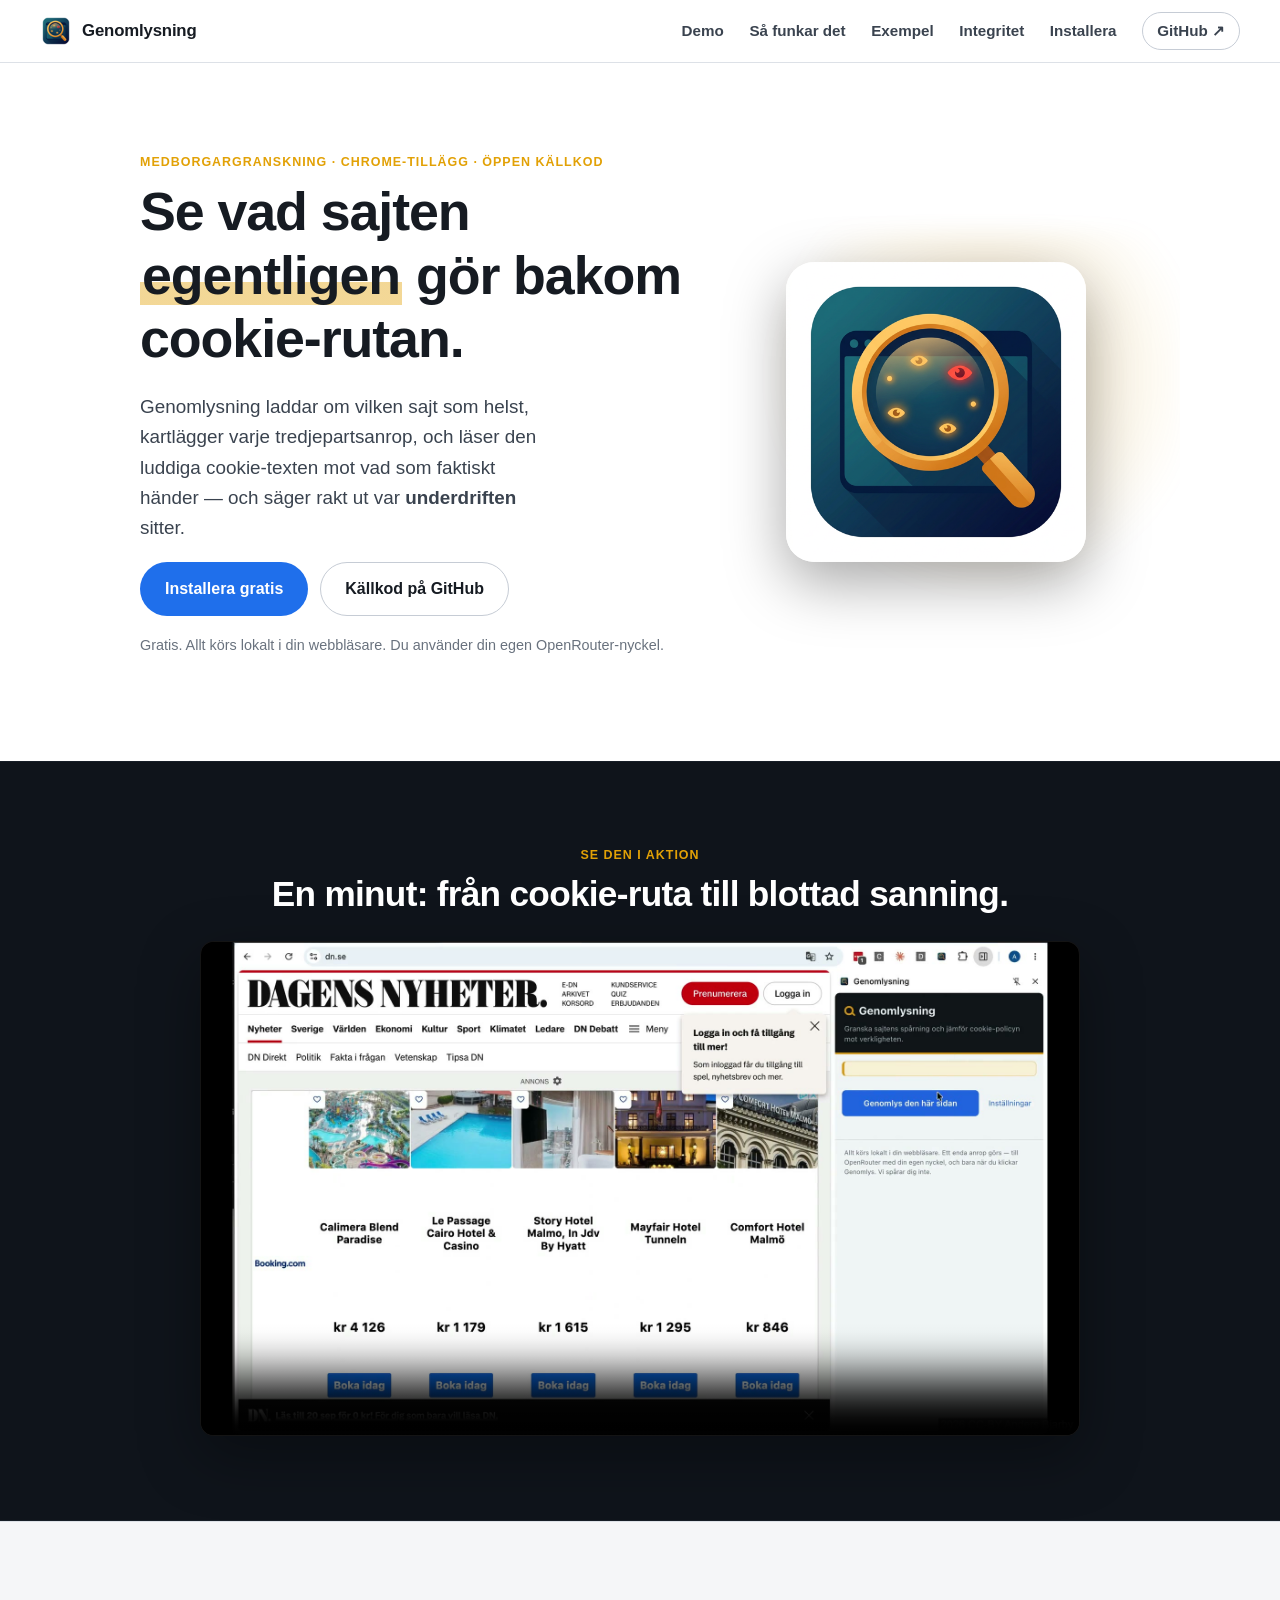
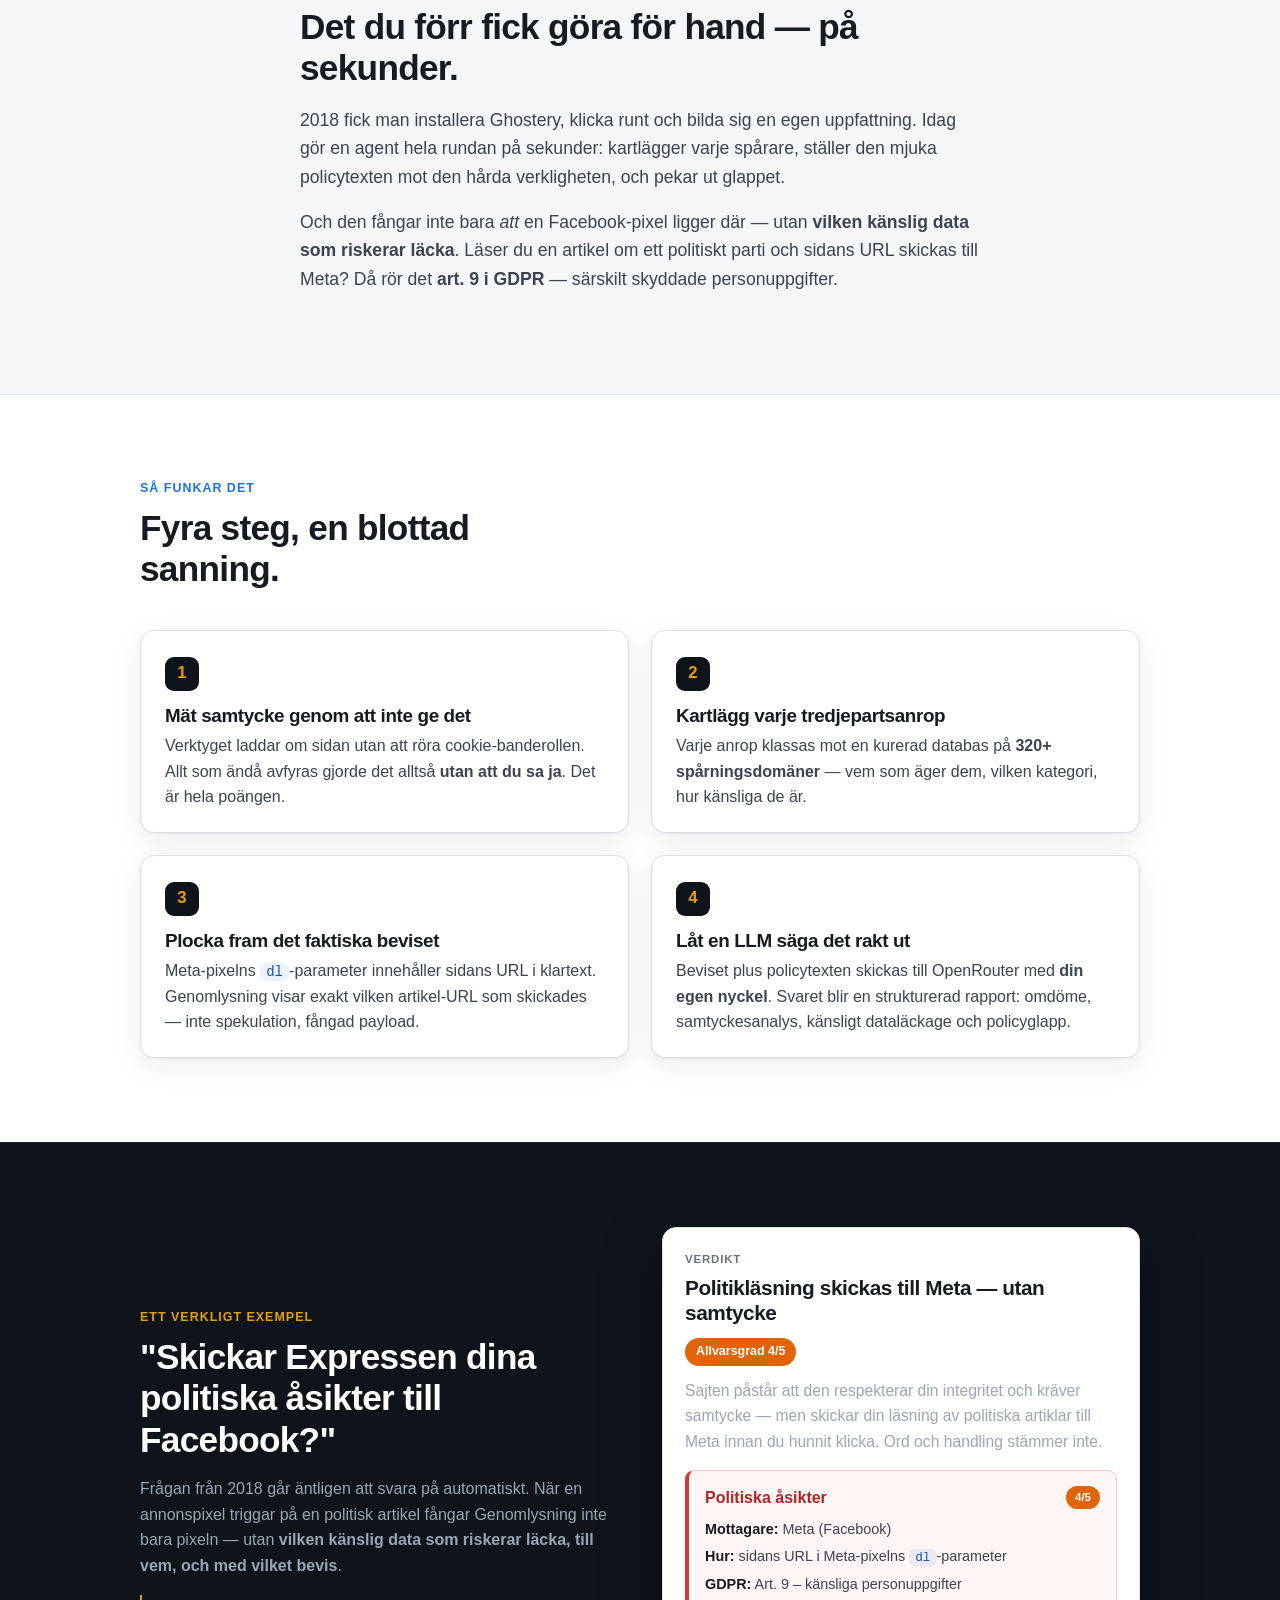
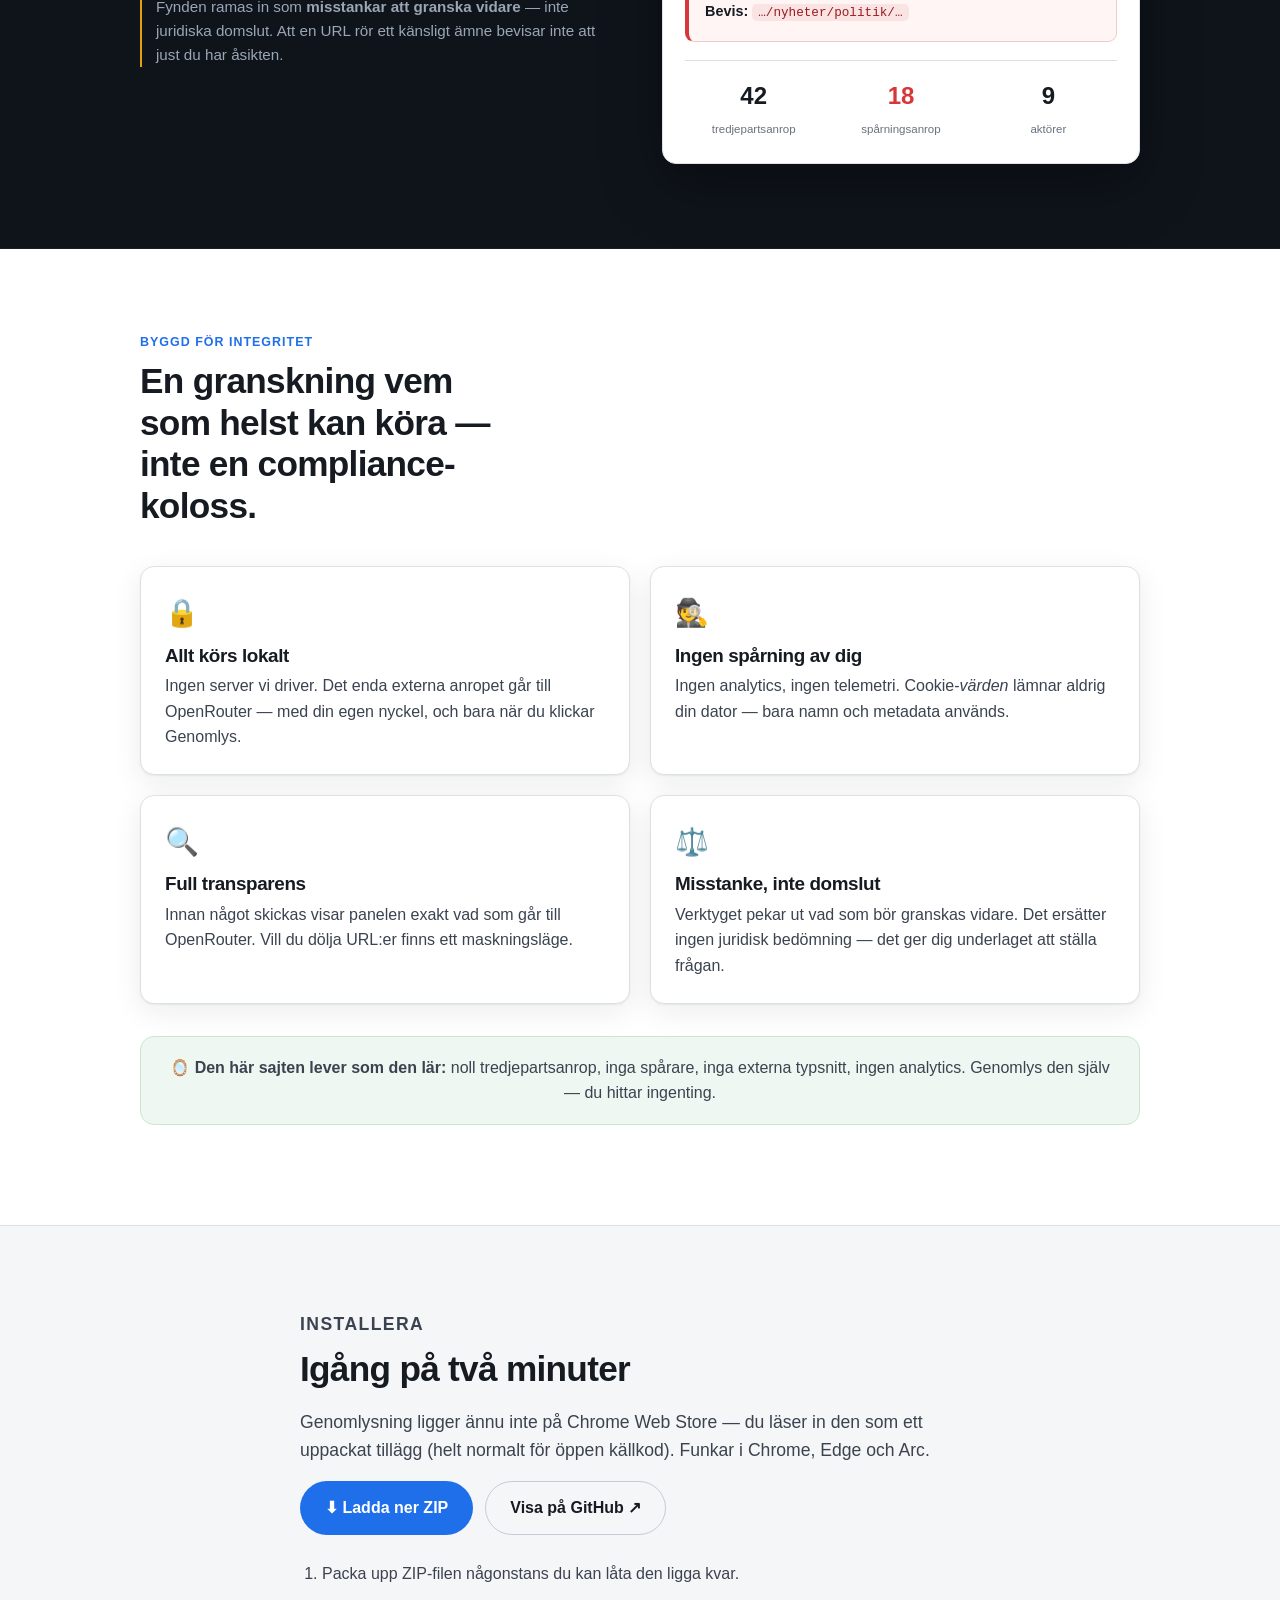
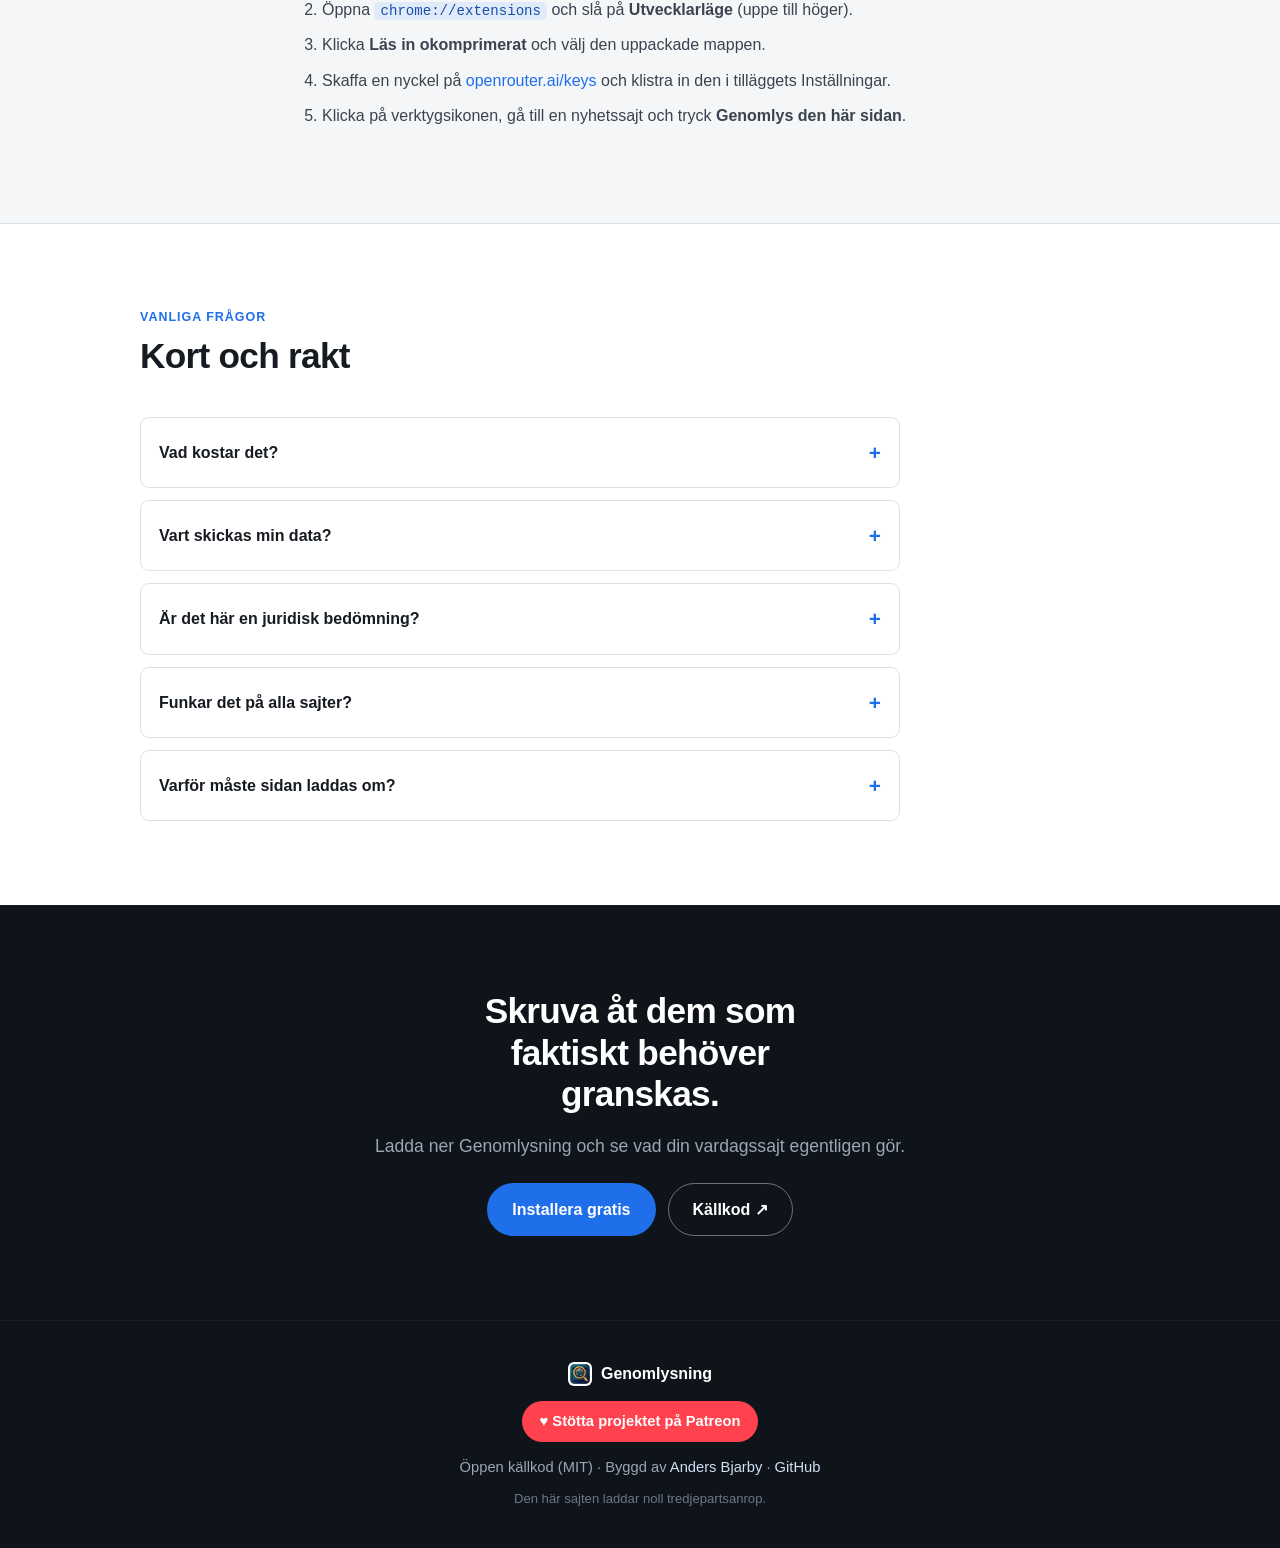
<file: site/index.html>
<!DOCTYPE html>
<html lang="sv">
<head>
  <meta charset="UTF-8" />
  <meta name="viewport" content="width=device-width, initial-scale=1.0" />
  <title>Genomlysning – se vad sajten egentligen gör bakom cookie-rutan</title>
  <meta name="description" content="Lättviktig medborgargranskning som Chrome-tillägg: kartlägg all spårning på en sajt, läs cookie-policyn mot verkligheten, och se rakt ut var underdriften sitter. Gratis, öppen källkod, allt körs lokalt." />
  <meta name="theme-color" content="#0f141b" />
  <link rel="icon" type="image/png" href="favicon.png" />

  <!-- Open Graph -->
  <meta property="og:type" content="website" />
  <meta property="og:title" content="Genomlysning – granska sajters spårning på sekunder" />
  <meta property="og:description" content="Kartlägg varje tredjepartsanrop, läs cookie-policyn mot verkligheten, och se var underdriften sitter. Allt lokalt, din egen nyckel, öppen källkod." />
  <meta property="og:image" content="https://genomlysning.bjarby.com/og.png" />
  <meta property="og:image:width" content="1200" />
  <meta property="og:image:height" content="630" />
  <meta property="og:image:alt" content="Genomlysning – se vad sajten egentligen gör bakom cookie-rutan." />
  <meta property="og:url" content="https://genomlysning.bjarby.com/" />
  <meta name="twitter:card" content="summary_large_image" />
  <meta name="twitter:image" content="https://genomlysning.bjarby.com/og.png" />

  <link rel="stylesheet" href="styles.css" />
</head>
<body>
  <a class="skip-link" href="#main">Hoppa till innehåll</a>

  <header class="site-header" id="top">
    <a class="brand" href="#top" aria-label="Genomlysning – till toppen">
      <img src="favicon.png" alt="" width="32" height="32" class="brand-mark" />
      <span class="brand-name">Genomlysning</span>
    </a>
    <nav class="site-nav" aria-label="Huvudmeny">
      <a href="#demo">Demo</a>
      <a href="#sa-funkar">Så funkar det</a>
      <a href="#exempel">Exempel</a>
      <a href="#integritet">Integritet</a>
      <a href="#installera">Installera</a>
      <a class="nav-gh" href="https://github.com/fltman/genomlysning" rel="noopener">GitHub ↗</a>
    </nav>
  </header>

  <main id="main">

    <!-- ── HERO ─────────────────────────────────────────────────────── -->
    <section class="hero">
      <div class="hero-text">
        <p class="eyebrow">Medborgargranskning · Chrome-tillägg · Öppen källkod</p>
        <h1>Se vad sajten <span class="hl">egentligen</span> gör bakom cookie-rutan.</h1>
        <p class="lede">
          Genomlysning laddar om vilken sajt som helst, kartlägger varje tredjepartsanrop,
          och läser den luddiga cookie-texten mot vad som faktiskt händer — och säger rakt
          ut var <strong>underdriften</strong> sitter.
        </p>
        <div class="cta-row">
          <a class="btn btn-primary" href="#installera">Installera gratis</a>
          <a class="btn btn-ghost" href="https://github.com/fltman/genomlysning" rel="noopener">Källkod på GitHub</a>
        </div>
        <p class="hero-foot">
          Gratis. Allt körs lokalt i din webbläsare. Du använder din egen OpenRouter-nyckel.
        </p>
      </div>
      <div class="hero-visual" aria-hidden="true">
        <img src="genomlysning-512.png" alt="" width="300" height="300" class="hero-logo" />
        <div class="hero-glow"></div>
      </div>
    </section>

    <!-- ── DEMO ─────────────────────────────────────────────────────── -->
    <section id="demo" class="band band-dark demo">
      <div class="band-inner center">
        <p class="eyebrow">Se den i aktion</p>
        <h2>En minut: från cookie-ruta till blottad sanning.</h2>
        <div class="video-wrap">
          <video controls preload="none" poster="genomlysning-demo-poster.jpg" playsinline>
            <source src="w_genomlysaren.mp4" type="video/mp4" />
            Din webbläsare kan inte spela upp videon.
            <a href="w_genomlysaren.mp4">Ladda ner den</a> i stället.
          </video>
        </div>
      </div>
    </section>

    <!-- ── STORY / VISION ───────────────────────────────────────────── -->
    <section class="band">
      <div class="band-inner narrow">
        <h2>Det du förr fick göra för hand — på sekunder.</h2>
        <p>
          2018 fick man installera Ghostery, klicka runt och bilda sig en egen uppfattning.
          Idag gör en agent hela rundan på sekunder: kartlägger varje spårare, ställer den
          mjuka policytexten mot den hårda verkligheten, och pekar ut glappet.
        </p>
        <p>
          Och den fångar inte bara <em>att</em> en Facebook-pixel ligger där — utan
          <strong>vilken känslig data som riskerar läcka</strong>. Läser du en artikel om
          ett politiskt parti och sidans URL skickas till Meta? Då rör det
          <strong>art. 9 i GDPR</strong> — särskilt skyddade personuppgifter.
        </p>
      </div>
    </section>

    <!-- ── SÅ FUNKAR DET ────────────────────────────────────────────── -->
    <section id="sa-funkar" class="section">
      <div class="section-head">
        <p class="eyebrow">Så funkar det</p>
        <h2>Fyra steg, en blottad sanning.</h2>
      </div>
      <ol class="steps">
        <li class="step">
          <span class="step-num">1</span>
          <h3>Mät samtycke genom att inte ge det</h3>
          <p>
            Verktyget laddar om sidan utan att röra cookie-banderollen. Allt som ändå
            avfyras gjorde det alltså <strong>utan att du sa ja</strong>. Det är hela poängen.
          </p>
        </li>
        <li class="step">
          <span class="step-num">2</span>
          <h3>Kartlägg varje tredjepartsanrop</h3>
          <p>
            Varje anrop klassas mot en kurerad databas på
            <strong>320+ spårningsdomäner</strong> — vem som äger dem, vilken kategori,
            hur känsliga de är.
          </p>
        </li>
        <li class="step">
          <span class="step-num">3</span>
          <h3>Plocka fram det faktiska beviset</h3>
          <p>
            Meta-pixelns <code>dl</code>-parameter innehåller sidans URL i klartext.
            Genomlysning visar exakt vilken artikel-URL som skickades — inte spekulation,
            fångad payload.
          </p>
        </li>
        <li class="step">
          <span class="step-num">4</span>
          <h3>Låt en LLM säga det rakt ut</h3>
          <p>
            Beviset plus policytexten skickas till OpenRouter med <strong>din egen
            nyckel</strong>. Svaret blir en strukturerad rapport: omdöme, samtyckesanalys,
            känsligt dataläckage och policyglapp.
          </p>
        </li>
      </ol>
    </section>

    <!-- ── EXEMPEL / SHOWCASE ───────────────────────────────────────── -->
    <section id="exempel" class="band band-dark">
      <div class="band-inner">
        <div class="showcase">
          <div class="showcase-text">
            <p class="eyebrow">Ett verkligt exempel</p>
            <h2>"Skickar Expressen dina politiska åsikter till Facebook?"</h2>
            <p>
              Frågan från 2018 går äntligen att svara på automatiskt. När en
              annonspixel triggar på en politisk artikel fångar Genomlysning inte bara
              pixeln — utan <strong>vilken känslig data som riskerar läcka, till vem, och
              med vilket bevis</strong>.
            </p>
            <p class="muted-note">
              Fynden ramas in som <strong>misstankar att granska vidare</strong> — inte
              juridiska domslut. Att en URL rör ett känsligt ämne bevisar inte att just
              du har åsikten.
            </p>
          </div>

          <!-- Live HTML-mockup av en rapport, i samma stil som tillägget -->
          <div class="report-card" role="img" aria-label="Exempel på en genomlysningsrapport">
            <div class="rc-eyebrow">Verdikt</div>
            <h3 class="rc-headline">Politikläsning skickas till Meta — utan samtycke</h3>
            <span class="rc-badge sev-4">Allvarsgrad 4/5</span>
            <p class="rc-blunt">
              Sajten påstår att den respekterar din integritet och kräver samtycke — men
              skickar din läsning av politiska artiklar till Meta innan du hunnit klicka.
              Ord och handling stämmer inte.
            </p>

            <div class="rc-leak">
              <div class="rc-leak-head">
                <span class="rc-leak-cat">Politiska åsikter</span>
                <span class="rc-badge sev-4 small">4/5</span>
              </div>
              <p><span class="rc-label">Mottagare:</span> Meta (Facebook)</p>
              <p><span class="rc-label">Hur:</span> sidans URL i Meta-pixelns <code>dl</code>-parameter</p>
              <p><span class="rc-label">GDPR:</span> Art. 9 – känsliga personuppgifter</p>
              <p class="rc-evidence"><span class="rc-label">Bevis:</span> <code>…/nyheter/politik/…</code></p>
            </div>

            <div class="rc-stats">
              <div><b>42</b><span>tredjepartsanrop</span></div>
              <div><b class="hot">18</b><span>spårningsanrop</span></div>
              <div><b>9</b><span>aktörer</span></div>
            </div>
          </div>
        </div>
      </div>
    </section>

    <!-- ── INTEGRITET ───────────────────────────────────────────────── -->
    <section id="integritet" class="section">
      <div class="section-head">
        <p class="eyebrow">Byggd för integritet</p>
        <h2>En granskning vem som helst kan köra — inte en compliance-koloss.</h2>
      </div>
      <div class="cards">
        <div class="card">
          <div class="card-ic">🔒</div>
          <h3>Allt körs lokalt</h3>
          <p>Ingen server vi driver. Det enda externa anropet går till OpenRouter — med din egen nyckel, och bara när du klickar Genomlys.</p>
        </div>
        <div class="card">
          <div class="card-ic">🕵️</div>
          <h3>Ingen spårning av dig</h3>
          <p>Ingen analytics, ingen telemetri. Cookie-<em>värden</em> lämnar aldrig din dator — bara namn och metadata används.</p>
        </div>
        <div class="card">
          <div class="card-ic">🔍</div>
          <h3>Full transparens</h3>
          <p>Innan något skickas visar panelen exakt vad som går till OpenRouter. Vill du dölja URL:er finns ett maskningsläge.</p>
        </div>
        <div class="card">
          <div class="card-ic">⚖️</div>
          <h3>Misstanke, inte domslut</h3>
          <p>Verktyget pekar ut vad som bör granskas vidare. Det ersätter ingen juridisk bedömning — det ger dig underlaget att ställa frågan.</p>
        </div>
      </div>

      <p class="self-audit">
        🪞 <strong>Den här sajten lever som den lär:</strong> noll tredjepartsanrop, inga
        spårare, inga externa typsnitt, ingen analytics. Genomlys den själv — du hittar ingenting.
      </p>
    </section>

    <!-- ── INSTALLERA ───────────────────────────────────────────────── -->
    <section id="installera" class="band">
      <div class="band-inner narrow">
        <p class="eyebrow">Installera</p>
        <h2>Igång på två minuter</h2>
        <p class="install-note">
          Genomlysning ligger ännu inte på Chrome Web Store — du läser in den som ett
          uppackat tillägg (helt normalt för öppen källkod). Funkar i Chrome, Edge och Arc.
        </p>

        <div class="cta-row">
          <a class="btn btn-primary" href="https://github.com/fltman/genomlysning/archive/refs/heads/main.zip" rel="noopener">⬇ Ladda ner ZIP</a>
          <a class="btn btn-ghost" href="https://github.com/fltman/genomlysning" rel="noopener">Visa på GitHub ↗</a>
        </div>

        <ol class="install-steps">
          <li>Packa upp ZIP-filen någonstans du kan låta den ligga kvar.</li>
          <li>Öppna <code>chrome://extensions</code> och slå på <strong>Utvecklarläge</strong> (uppe till höger).</li>
          <li>Klicka <strong>Läs in okomprimerat</strong> och välj den uppackade mappen.</li>
          <li>Skaffa en nyckel på <a href="https://openrouter.ai/keys" rel="noopener">openrouter.ai/keys</a> och klistra in den i tilläggets Inställningar.</li>
          <li>Klicka på verktygsikonen, gå till en nyhetssajt och tryck <strong>Genomlys den här sidan</strong>.</li>
        </ol>
      </div>
    </section>

    <!-- ── FAQ ──────────────────────────────────────────────────────── -->
    <section class="section">
      <div class="section-head">
        <p class="eyebrow">Vanliga frågor</p>
        <h2>Kort och rakt</h2>
      </div>
      <div class="faq">
        <details>
          <summary>Vad kostar det?</summary>
          <p>Tillägget är gratis och öppen källkod (MIT). Du betalar bara OpenRouters egna,
            små kostnader för analyserna — via din egen nyckel. En granskning kostar typiskt
            några ören.</p>
        </details>
        <details>
          <summary>Vart skickas min data?</summary>
          <p>Ingenstans, förutom ett enda anrop till OpenRouter med din egen nyckel när du
            klickar Genomlys. Det innehåller bevisen vi samlat (spårardomäner, beacon-parametrar,
            policytext) — aldrig dina cookie-värden. Vi har ingen server och spårar dig inte.</p>
        </details>
        <details>
          <summary>Är det här en juridisk bedömning?</summary>
          <p>Nej. Genomlysning pekar ut <strong>misstankar att granska vidare</strong>. Att en
            sid-URL rör ett känsligt ämne bevisar inte att just du har egenskapen. Använd det som
            underlag — inte som dom.</p>
        </details>
        <details>
          <summary>Funkar det på alla sajter?</summary>
          <p>På de allra flesta. Interna webbläsarsidor (chrome://), tomma flikar och vissa
            låsta sidor går inte att granska. Genomlysningen gäller den sida du står på, inte hela sajten.</p>
        </details>
        <details>
          <summary>Varför måste sidan laddas om?</summary>
          <p>För att kunna mäta vad som händer <em>innan</em> du ger samtycke. Genom att ladda om
            utan att klicka i cookie-rutan ser vi exakt vilka spårare som avfyras ändå.</p>
        </details>
      </div>
    </section>

    <!-- ── SLUT-CTA ─────────────────────────────────────────────────── -->
    <section class="band band-dark final-cta">
      <div class="band-inner narrow center">
        <h2>Skruva åt dem som faktiskt behöver granskas.</h2>
        <p>Ladda ner Genomlysning och se vad din vardagssajt egentligen gör.</p>
        <div class="cta-row center">
          <a class="btn btn-primary" href="#installera">Installera gratis</a>
          <a class="btn btn-ghost" href="https://github.com/fltman/genomlysning" rel="noopener">Källkod ↗</a>
        </div>
      </div>
    </section>

  </main>

  <footer class="site-footer">
    <div class="footer-inner">
      <div class="footer-brand">
        <img src="favicon.png" alt="" width="24" height="24" />
        <span>Genomlysning</span>
      </div>
      <a class="footer-patreon" href="https://www.patreon.com/AndersBjarby" rel="noopener">
        ♥ Stötta projektet på Patreon
      </a>
      <p class="footer-meta">
        Öppen källkod (MIT) · Byggd av <a href="https://bjarby.com" rel="noopener">Anders Bjarby</a> ·
        <a href="https://github.com/fltman/genomlysning" rel="noopener">GitHub</a>
      </p>
      <p class="footer-note">Den här sajten laddar noll tredjepartsanrop.</p>
    </div>
  </footer>

  <script src="main.js" defer></script>
</body>
</html>
</file>
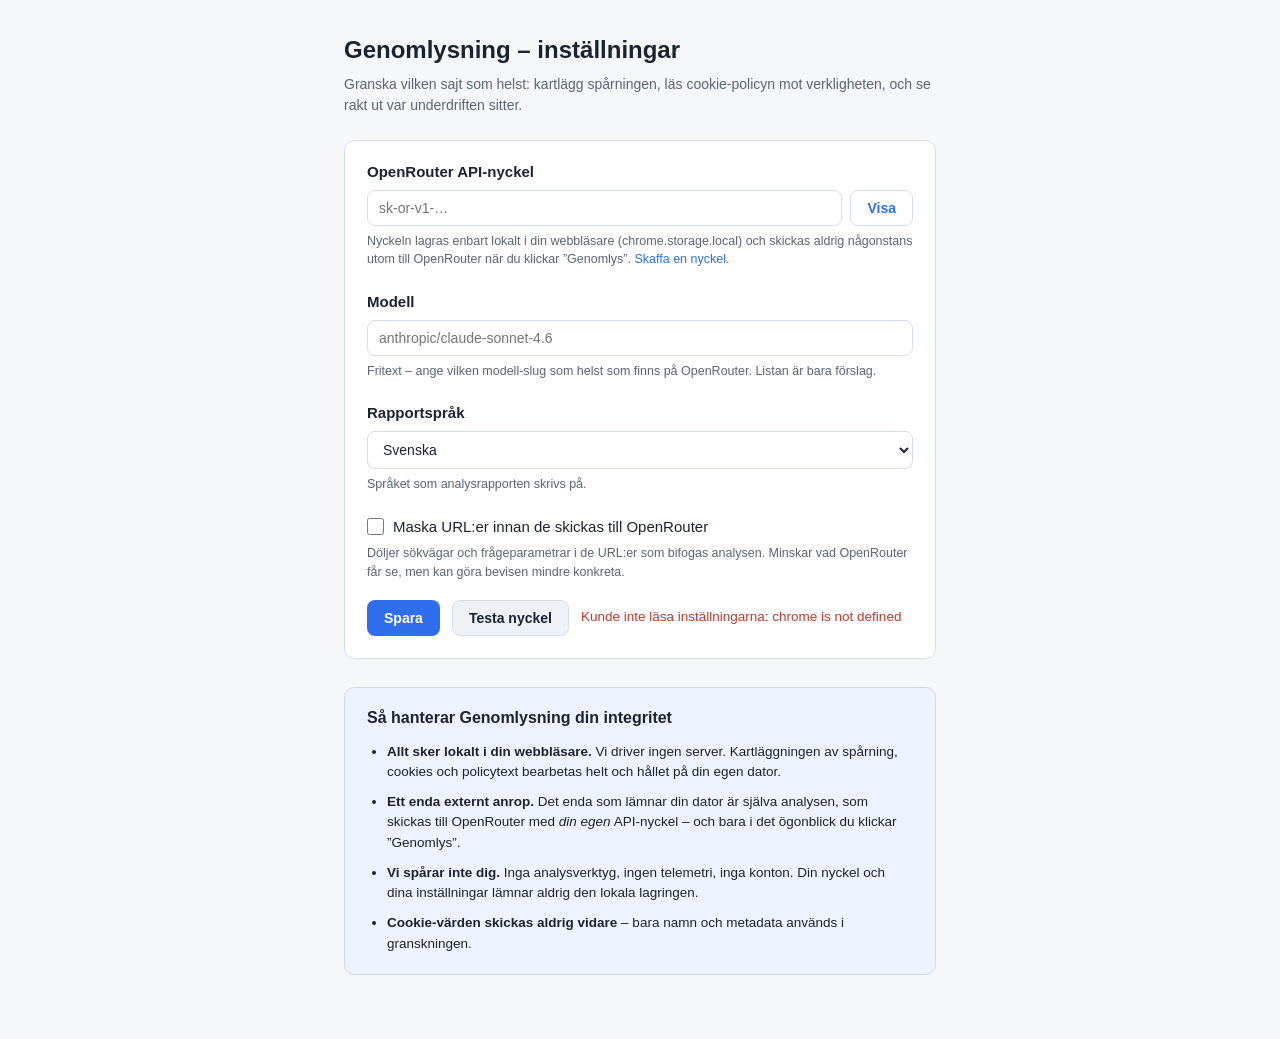
<file: src/options/options.html>
<!DOCTYPE html>
<html lang="sv">
  <head>
    <meta charset="utf-8" />
    <meta name="viewport" content="width=device-width, initial-scale=1" />
    <title>Genomlysning – inställningar</title>
    <link rel="stylesheet" href="options.css" />
  </head>
  <body>
    <main class="wrap">
      <header class="head">
        <h1>Genomlysning – inställningar</h1>
        <p class="subtitle">
          Granska vilken sajt som helst: kartlägg spårningen, läs cookie-policyn
          mot verkligheten, och se rakt ut var underdriften sitter.
        </p>
      </header>

      <form id="settings-form" autocomplete="off" novalidate>
        <!-- API-nyckel -->
        <section class="field">
          <label for="api-key">OpenRouter API-nyckel</label>
          <div class="key-row">
            <input
              type="password"
              id="api-key"
              name="apiKey"
              placeholder="sk-or-v1-…"
              spellcheck="false"
              autocapitalize="off"
              autocomplete="off"
            />
            <button type="button" id="toggle-key" class="btn btn-ghost" aria-pressed="false">
              Visa
            </button>
          </div>
          <p class="hint">
            Nyckeln lagras enbart lokalt i din webbläsare (chrome.storage.local) och
            skickas aldrig någonstans utom till OpenRouter när du klickar
            ”Genomlys”.
            <a href="https://openrouter.ai/keys" target="_blank" rel="noopener noreferrer"
              >Skaffa en nyckel</a
            >.
          </p>
        </section>

        <!-- Modell -->
        <section class="field">
          <label for="model">Modell</label>
          <input
            type="text"
            id="model"
            name="model"
            list="model-suggestions"
            placeholder="anthropic/claude-sonnet-4.6"
            spellcheck="false"
            autocapitalize="off"
            autocomplete="off"
          />
          <datalist id="model-suggestions"></datalist>
          <p class="hint">
            Fritext – ange vilken modell-slug som helst som finns på OpenRouter.
            Listan är bara förslag.
          </p>
        </section>

        <!-- Rapportspråk -->
        <section class="field">
          <label for="report-language">Rapportspråk</label>
          <select id="report-language" name="reportLanguage">
            <option value="sv">Svenska</option>
            <option value="en">English</option>
          </select>
          <p class="hint">Språket som analysrapporten skrivs på.</p>
        </section>

        <!-- Maskning -->
        <section class="field field-check">
          <label class="checkbox">
            <input type="checkbox" id="redact" name="redactBeforeSend" />
            <span>Maska URL:er innan de skickas till OpenRouter</span>
          </label>
          <p class="hint">
            Döljer sökvägar och frågeparametrar i de URL:er som bifogas analysen.
            Minskar vad OpenRouter får se, men kan göra bevisen mindre konkreta.
          </p>
        </section>

        <!-- Knappar -->
        <div class="actions">
          <button type="submit" id="save" class="btn btn-primary">Spara</button>
          <button type="button" id="test-key" class="btn btn-secondary">
            Testa nyckel
          </button>
          <span id="status" class="status" role="status" aria-live="polite"></span>
        </div>
      </form>

      <!-- Integritetsruta (#212-spärren) -->
      <section class="privacy" id="privacy-box" aria-labelledby="privacy-title">
        <h2 id="privacy-title">Så hanterar Genomlysning din integritet</h2>
        <ul>
          <li>
            <strong>Allt sker lokalt i din webbläsare.</strong> Vi driver ingen
            server. Kartläggningen av spårning, cookies och policytext bearbetas
            helt och hållet på din egen dator.
          </li>
          <li>
            <strong>Ett enda externt anrop.</strong> Det enda som lämnar din dator
            är själva analysen, som skickas till OpenRouter med <em>din egen</em>
            API-nyckel – och bara i det ögonblick du klickar ”Genomlys”.
          </li>
          <li>
            <strong>Vi spårar inte dig.</strong> Inga analysverktyg, ingen
            telemetri, inga konton. Din nyckel och dina inställningar lämnar aldrig
            den lokala lagringen.
          </li>
          <li>
            <strong>Cookie-värden skickas aldrig vidare</strong> – bara namn och
            metadata används i granskningen.
          </li>
        </ul>
      </section>
    </main>

    <script type="module" src="options.js"></script>
  </body>
</html>
</file>
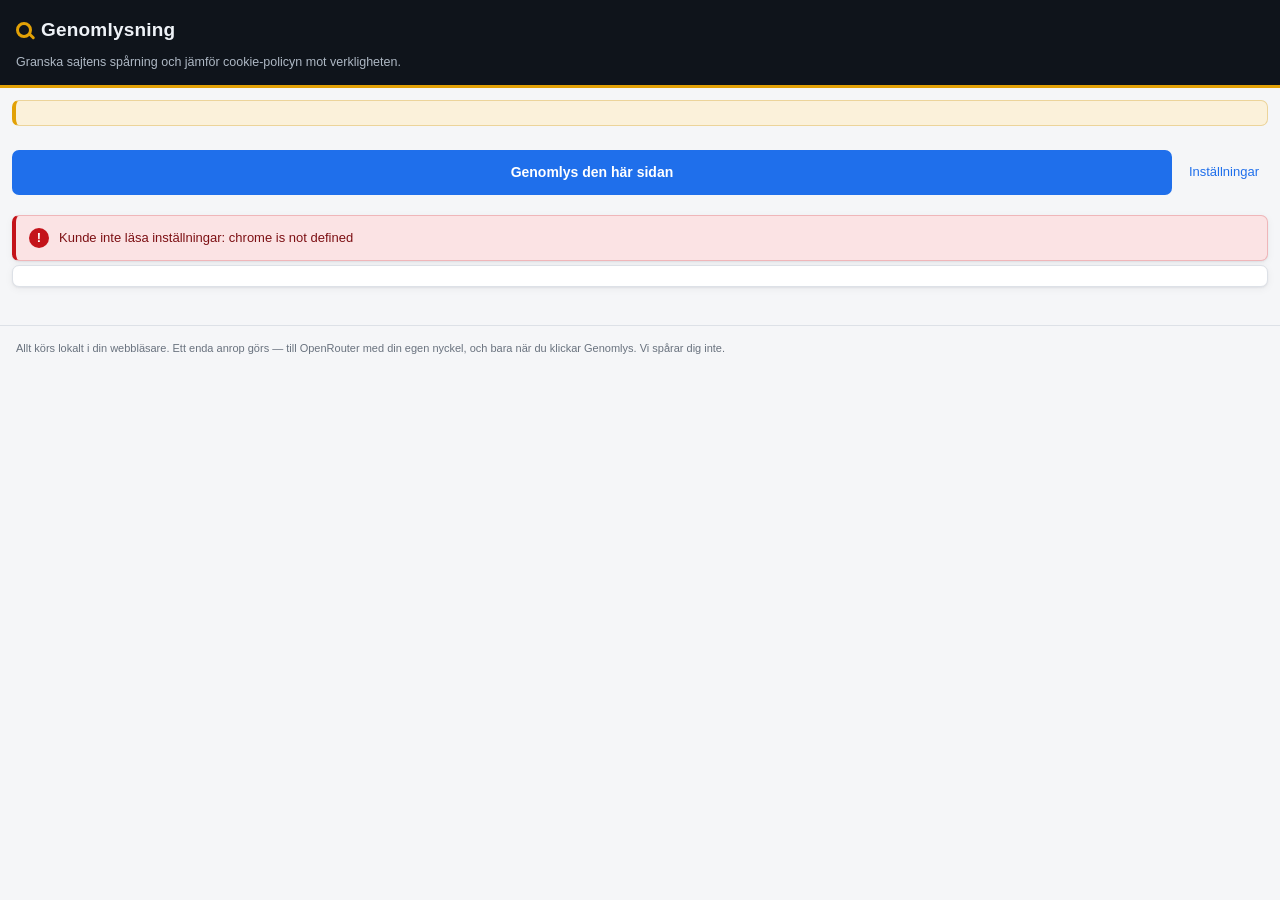
<file: src/sidepanel/sidepanel.html>
<!DOCTYPE html>
<html lang="sv">
<head>
  <meta charset="UTF-8" />
  <meta name="viewport" content="width=device-width, initial-scale=1.0" />
  <title>Genomlysning</title>
  <link rel="stylesheet" href="sidepanel.css" />
</head>
<body>
  <header class="app-header">
    <div class="app-title">
      <span class="app-mark" aria-hidden="true"></span>
      <h1>Genomlysning</h1>
    </div>
    <p class="app-subtitle">
      Granska sajtens spårning och jämför cookie-policyn mot verkligheten.
    </p>
  </header>

  <!-- Banner som visas när OpenRouter-nyckel saknas -->
  <div id="banner" class="banner" hidden></div>

  <div class="actions">
    <button id="scan-btn" class="btn btn-primary" type="button">
      Genomlys den här sidan
    </button>
    <button id="settings-link" class="btn btn-link" type="button">
      Inställningar
    </button>
  </div>

  <main class="content">
    <!-- Progress / status -->
    <div id="status" class="status" role="status" aria-live="polite" hidden></div>

    <!-- Transparens: exakt det som skickades till OpenRouter -->
    <div id="transparency" class="transparency" hidden></div>

    <!-- Exportknappar (visas när en rapport finns) -->
    <div id="export-bar" class="export-bar" hidden></div>

    <!-- Resultat -->
    <div id="report" class="report" aria-live="polite"></div>
  </main>

  <footer class="app-footer">
    Allt körs lokalt i din webbläsare. Ett enda anrop görs &mdash; till OpenRouter
    med din egen nyckel, och bara när du klickar Genomlys. Vi spårar dig inte.
  </footer>

  <script type="module" src="sidepanel.js"></script>
</body>
</html>
</file>
<file: site/styles.css>
/* Genomlysning – produktsajt. Inga externa typsnitt eller resurser. */

:root {
  --bg: #0f141b;
  --bg-2: #141b25;
  --panel: #f5f6f8;
  --surface: #ffffff;
  --ink: #161b22;
  --ink-soft: #3a434f;
  --muted: #69727e;
  --muted-dark: #9aa6b4;
  --line: #dde1e7;
  --line-strong: #c6ccd5;
  --accent: #1f6feb;
  --accent-hover: #195bc4;
  --amber: #e2a106;
  --red: #d6373a;
  --green: #1a8a4f;
  --radius: 14px;
  --radius-sm: 9px;
  --shadow: 0 1px 2px rgba(16, 22, 30, 0.06), 0 8px 30px rgba(16, 22, 30, 0.08);
  --shadow-lg: 0 20px 60px rgba(0, 0, 0, 0.35);
  --maxw: 1080px;
  --font: -apple-system, BlinkMacSystemFont, "Segoe UI", Roboto, Helvetica, Arial,
    "Apple Color Emoji", "Segoe UI Emoji", sans-serif;
}

* { box-sizing: border-box; }

html { scroll-behavior: smooth; }

body {
  margin: 0;
  font-family: var(--font);
  color: var(--ink);
  background: var(--surface);
  line-height: 1.6;
  -webkit-font-smoothing: antialiased;
}

a { color: var(--accent); text-decoration: none; }
a:hover { text-decoration: underline; }
code {
  font-family: ui-monospace, SFMono-Regular, "SF Mono", Menlo, Consolas, monospace;
  font-size: 0.88em;
  background: rgba(31, 111, 235, 0.09);
  color: #1551b0;
  padding: 1px 6px;
  border-radius: 5px;
}

h1, h2, h3 { line-height: 1.18; letter-spacing: -0.02em; margin: 0 0 0.4em; }
h1 { font-size: clamp(2rem, 4.2vw, 3.4rem); font-weight: 800; }
h2 { font-size: clamp(1.5rem, 2.8vw, 2.2rem); font-weight: 800; }
h3 { font-size: 1.18rem; font-weight: 700; }

.skip-link {
  position: absolute; left: -999px; top: 0;
  background: var(--accent); color: #fff; padding: 10px 16px; border-radius: 0 0 8px 0; z-index: 100;
}
.skip-link:focus { left: 0; }

.eyebrow {
  text-transform: uppercase;
  letter-spacing: 0.08em;
  font-size: 0.78rem;
  font-weight: 700;
  color: var(--accent);
  margin: 0 0 0.6em;
}

/* ── Header ───────────────────────────────────────────────────────────── */
.site-header {
  position: sticky; top: 0; z-index: 50;
  display: flex; align-items: center; justify-content: space-between;
  gap: 16px;
  padding: 12px clamp(16px, 4vw, 40px);
  background: rgba(255, 255, 255, 0.82);
  backdrop-filter: saturate(160%) blur(12px);
  border-bottom: 1px solid var(--line);
}
.brand { display: flex; align-items: center; gap: 10px; color: var(--ink); font-weight: 800; }
.brand:hover { text-decoration: none; }
.brand-mark { border-radius: 7px; }
.brand-name { font-size: 1.05rem; letter-spacing: -0.01em; }
.site-nav { display: flex; align-items: center; gap: clamp(10px, 2vw, 26px); }
.site-nav a { color: var(--ink-soft); font-weight: 600; font-size: 0.95rem; }
.site-nav a:hover { color: var(--ink); text-decoration: none; }
.nav-gh {
  border: 1px solid var(--line-strong);
  border-radius: 999px; padding: 6px 14px;
}
.nav-gh:hover { border-color: var(--ink); }

/* ── Buttons ──────────────────────────────────────────────────────────── */
.btn {
  display: inline-block;
  font-weight: 700; font-size: 1rem;
  padding: 13px 24px; border-radius: 999px;
  border: 1.5px solid transparent; cursor: pointer;
  transition: transform 0.06s ease, background 0.15s ease, border-color 0.15s ease;
}
.btn:hover { text-decoration: none; }
.btn:active { transform: translateY(1px); }
.btn-primary { background: var(--accent); color: #fff; }
.btn-primary:hover { background: var(--accent-hover); }
.btn-ghost { background: transparent; color: var(--ink); border-color: var(--line-strong); }
.btn-ghost:hover { border-color: var(--ink); }
/* Ljus variant på mörka band (t.ex. slut-CTA) så knappen syns. */
.band-dark .btn-ghost { color: #fff; border-color: rgba(255, 255, 255, 0.4); }
.band-dark .btn-ghost:hover { border-color: #fff; background: rgba(255, 255, 255, 0.08); }

.cta-row { display: flex; flex-wrap: wrap; gap: 12px; margin: 8px 0 0; }
.cta-row.center { justify-content: center; }

/* ── Hero ─────────────────────────────────────────────────────────────── */
.hero {
  position: relative; overflow: hidden;
  display: grid; grid-template-columns: 1.15fr 0.85fr; gap: 40px; align-items: center;
  max-width: var(--maxw); margin: 0 auto;
  padding: clamp(48px, 7vw, 92px) clamp(16px, 4vw, 40px);
}
.hero .eyebrow { color: var(--amber); }
.hero h1 { color: var(--ink); }
.hl {
  background: linear-gradient(180deg, transparent 62%, rgba(226, 161, 6, 0.42) 62%);
  padding: 0 2px;
}
.lede { font-size: 1.18rem; color: var(--ink-soft); max-width: 38ch; }
.hero-foot { margin-top: 18px; font-size: 0.9rem; color: var(--muted); }
.hero-visual { position: relative; display: flex; justify-content: center; }
.hero-logo {
  position: relative; z-index: 1; width: clamp(180px, 26vw, 300px); height: auto;
  border-radius: 28px; box-shadow: var(--shadow-lg);
}
.hero-glow {
  position: absolute; inset: -10% -10% -10% -10%;
  background: radial-gradient(circle at 60% 40%, rgba(226, 161, 6, 0.22), transparent 60%);
  filter: blur(10px); z-index: 0;
}

/* ── Demo ─────────────────────────────────────────────────────────────── */
.demo .video-wrap {
  max-width: 880px;
  margin: 26px auto 0;
  border-radius: var(--radius);
  overflow: hidden;
  box-shadow: var(--shadow-lg);
  border: 1px solid rgba(255, 255, 255, 0.08);
  background: #000;
  aspect-ratio: 16 / 9;
}
.demo .video-wrap video { display: block; width: 100%; height: 100%; }

/* ── Sections & bands ─────────────────────────────────────────────────── */
.section { max-width: var(--maxw); margin: 0 auto; padding: clamp(48px, 7vw, 84px) clamp(16px, 4vw, 40px); }
.section-head { max-width: 40ch; margin-bottom: 40px; }
.band { background: var(--panel); border-top: 1px solid var(--line); border-bottom: 1px solid var(--line); }
.band-inner { max-width: var(--maxw); margin: 0 auto; padding: clamp(48px, 7vw, 84px) clamp(16px, 4vw, 40px); }
.band-inner.narrow, .narrow { max-width: 760px; }
.band-inner.center, .center { text-align: center; }
.band-dark { background: var(--bg); color: #e7edf4; border-color: #20293580; }
.band-dark h2 { color: #fff; }
.band-dark .eyebrow { color: var(--amber); }
.band p { color: inherit; }
.band-dark p { color: var(--muted-dark); }

.narrow p { font-size: 1.1rem; color: var(--ink-soft); }
.band-dark.narrow p, .band-dark .narrow p { color: var(--muted-dark); }

/* ── Steps ────────────────────────────────────────────────────────────── */
.steps {
  list-style: none; padding: 0; margin: 0;
  display: grid; grid-template-columns: repeat(2, 1fr); gap: 22px;
}
.step {
  position: relative; background: var(--surface);
  border: 1px solid var(--line); border-radius: var(--radius);
  padding: 26px 24px 22px; box-shadow: var(--shadow);
}
.step-num {
  display: inline-flex; align-items: center; justify-content: center;
  width: 34px; height: 34px; border-radius: 9px;
  background: var(--bg); color: var(--amber); font-weight: 800; font-size: 1.05rem;
  margin-bottom: 14px;
}
.step h3 { margin-bottom: 6px; }
.step p { margin: 0; color: var(--ink-soft); }

/* ── Showcase ─────────────────────────────────────────────────────────── */
.showcase { display: grid; grid-template-columns: 1fr 1fr; gap: 44px; align-items: center; }
.showcase-text h2 { color: #fff; }
.muted-note { font-size: 0.95rem; color: var(--muted-dark); border-left: 2px solid var(--amber); padding-left: 14px; }

.report-card {
  background: var(--surface); color: var(--ink);
  border-radius: var(--radius); padding: 22px; box-shadow: var(--shadow-lg);
  border: 1px solid var(--line);
}
.rc-eyebrow { text-transform: uppercase; letter-spacing: 0.07em; font-size: 0.72rem; font-weight: 800; color: var(--muted); margin-bottom: 8px; }
.rc-headline { font-size: 1.3rem; margin-bottom: 12px; }
.rc-blunt { font-size: 0.98rem; color: var(--ink-soft); margin: 12px 0 16px; }
.rc-badge {
  display: inline-block; font-weight: 700; font-size: 0.78rem;
  padding: 4px 11px; border-radius: 999px; color: #fff; background: var(--muted);
}
.rc-badge.small { padding: 2px 9px; font-size: 0.72rem; }
.sev-4 { background: #e2640a; }

.rc-leak {
  background: #fff5f5; border: 1px solid #f3c9c9; border-left: 4px solid var(--red);
  border-radius: var(--radius-sm); padding: 14px 16px; margin: 4px 0 18px;
}
.rc-leak p { margin: 4px 0; font-size: 0.9rem; color: var(--ink-soft); }
.rc-leak-head { display: flex; align-items: center; justify-content: space-between; gap: 10px; margin-bottom: 8px; }
.rc-leak-cat { font-weight: 800; color: #b32226; }
.rc-label { font-weight: 700; color: var(--ink); }
.rc-evidence code { background: #fae3e3; color: #9a1c20; }

.rc-stats { display: flex; gap: 10px; border-top: 1px solid var(--line); padding-top: 16px; }
.rc-stats div { flex: 1; text-align: center; }
.rc-stats b { display: block; font-size: 1.5rem; font-weight: 800; color: var(--ink); }
.rc-stats b.hot { color: var(--red); }
.rc-stats span { font-size: 0.72rem; color: var(--muted); }

/* ── Cards (integritet) ───────────────────────────────────────────────── */
.cards { display: grid; grid-template-columns: repeat(2, 1fr); gap: 20px; }
.card {
  background: var(--surface); border: 1px solid var(--line);
  border-radius: var(--radius); padding: 24px; box-shadow: var(--shadow);
}
.card-ic { font-size: 1.7rem; margin-bottom: 10px; }
.card h3 { margin-bottom: 6px; }
.card p { margin: 0; color: var(--ink-soft); }

.self-audit {
  margin-top: 32px; text-align: center;
  background: #eef7f1; border: 1px solid #c7e6d3;
  border-radius: var(--radius); padding: 18px 22px; color: var(--ink-soft);
}

/* ── Install ──────────────────────────────────────────────────────────── */
.install-note { color: var(--ink-soft); }
.install-steps { margin: 26px 0 0; padding-left: 22px; }
.install-steps li { margin-bottom: 10px; color: var(--ink-soft); }

/* ── FAQ ──────────────────────────────────────────────────────────────── */
.faq { display: grid; gap: 12px; max-width: 760px; }
.faq details {
  background: var(--surface); border: 1px solid var(--line);
  border-radius: var(--radius-sm); padding: 4px 18px;
}
.faq summary {
  cursor: pointer; font-weight: 700; padding: 14px 0; list-style: none;
  display: flex; justify-content: space-between; align-items: center;
}
.faq summary::-webkit-details-marker { display: none; }
.faq summary::after { content: "+"; color: var(--accent); font-weight: 800; font-size: 1.3rem; }
.faq details[open] summary::after { content: "–"; }
.faq details p { margin: 0 0 16px; color: var(--ink-soft); }

/* ── Final CTA ────────────────────────────────────────────────────────── */
.final-cta h2 { max-width: 18ch; margin-inline: auto; }
.final-cta p { margin-bottom: 22px; }

/* ── Footer ───────────────────────────────────────────────────────────── */
.site-footer { background: var(--bg); color: var(--muted-dark); }
.footer-inner {
  max-width: var(--maxw); margin: 0 auto;
  padding: 40px clamp(16px, 4vw, 40px);
  display: flex; flex-direction: column; gap: 8px; align-items: center; text-align: center;
}
.footer-brand { display: flex; align-items: center; gap: 9px; color: #fff; font-weight: 800; }
.footer-brand img { border-radius: 6px; }
.footer-patreon {
  display: inline-block; margin: 6px 0 2px;
  background: #ff424d; color: #fff;
  font-weight: 700; font-size: 0.92rem;
  padding: 9px 18px; border-radius: 999px;
}
.footer-patreon:hover { background: #e23843; text-decoration: none; }
.footer-meta { margin: 4px 0 0; font-size: 0.92rem; }
.footer-meta a { color: #cfe0f3; }
.footer-note { font-size: 0.82rem; color: #6b7686; margin: 0; }

/* ── Responsiv ────────────────────────────────────────────────────────── */
@media (max-width: 820px) {
  .hero { grid-template-columns: 1fr; text-align: center; }
  .hero .lede { margin-inline: auto; }
  .cta-row { justify-content: center; }
  .hero-visual { order: -1; }
  .hero-logo { width: 160px; }
  .steps, .cards { grid-template-columns: 1fr; }
  .showcase { grid-template-columns: 1fr; }
  .showcase-text { order: 0; }
  .site-nav a:not(.nav-gh) { display: none; }
}
</file>
<file: src/options/options.css>
/* Genomlysning – inställningssida. Enkel, ren formulärstil. */

:root {
  --bg: #f6f7f9;
  --card: #ffffff;
  --ink: #1c2330;
  --muted: #5b6573;
  --line: #d9dee6;
  --accent: #2f6fed;
  --accent-ink: #ffffff;
  --ok: #1c7c46;
  --err: #c0392b;
  --privacy-bg: #eef4ff;
  --privacy-line: #c7dafc;
  --radius: 10px;
}

* {
  box-sizing: border-box;
}

html,
body {
  margin: 0;
  padding: 0;
}

body {
  font-family: -apple-system, BlinkMacSystemFont, "Segoe UI", Roboto, Helvetica,
    Arial, sans-serif;
  background: var(--bg);
  color: var(--ink);
  line-height: 1.5;
  font-size: 15px;
}

.wrap {
  max-width: 640px;
  margin: 0 auto;
  padding: 32px 24px 64px;
}

.head h1 {
  margin: 0 0 6px;
  font-size: 24px;
  font-weight: 700;
}

.subtitle {
  margin: 0 0 24px;
  color: var(--muted);
  font-size: 14px;
}

form#settings-form {
  background: var(--card);
  border: 1px solid var(--line);
  border-radius: var(--radius);
  padding: 20px 22px 22px;
}

.field {
  margin-bottom: 22px;
}

.field:last-of-type {
  margin-bottom: 8px;
}

label {
  display: block;
  font-weight: 600;
  margin-bottom: 6px;
}

input[type="text"],
input[type="password"],
select {
  width: 100%;
  padding: 9px 11px;
  font-size: 14px;
  font-family: inherit;
  color: var(--ink);
  background: #fff;
  border: 1px solid var(--line);
  border-radius: 8px;
  outline: none;
  transition: border-color 0.15s ease, box-shadow 0.15s ease;
}

input[type="text"]:focus,
input[type="password"]:focus,
select:focus {
  border-color: var(--accent);
  box-shadow: 0 0 0 3px rgba(47, 111, 237, 0.15);
}

.key-row {
  display: flex;
  gap: 8px;
  align-items: stretch;
}

.key-row input {
  flex: 1 1 auto;
}

.hint {
  margin: 6px 0 0;
  font-size: 12.5px;
  color: var(--muted);
}

.hint a {
  color: var(--accent);
  text-decoration: none;
}

.hint a:hover {
  text-decoration: underline;
}

/* Kryssruta */
.field-check {
  margin-top: 4px;
}

.checkbox {
  display: flex;
  align-items: flex-start;
  gap: 9px;
  font-weight: 500;
  cursor: pointer;
}

.checkbox input[type="checkbox"] {
  width: 17px;
  height: 17px;
  margin: 2px 0 0;
  accent-color: var(--accent);
  cursor: pointer;
}

/* Knappar */
.btn {
  font-family: inherit;
  font-size: 14px;
  font-weight: 600;
  padding: 9px 16px;
  border-radius: 8px;
  border: 1px solid transparent;
  cursor: pointer;
  transition: background 0.15s ease, border-color 0.15s ease, opacity 0.15s ease;
}

.btn:disabled {
  opacity: 0.6;
  cursor: default;
}

.btn-primary {
  background: var(--accent);
  color: var(--accent-ink);
}

.btn-primary:hover:not(:disabled) {
  background: #2560d8;
}

.btn-secondary {
  background: #eef1f6;
  color: var(--ink);
  border-color: var(--line);
}

.btn-secondary:hover:not(:disabled) {
  background: #e4e9f1;
}

.btn-ghost {
  background: transparent;
  color: var(--accent);
  border-color: var(--line);
  white-space: nowrap;
}

.btn-ghost:hover:not(:disabled) {
  background: #f0f4fe;
}

.actions {
  display: flex;
  align-items: center;
  gap: 12px;
  margin-top: 18px;
  flex-wrap: wrap;
}

.status {
  font-size: 13.5px;
  min-height: 1.2em;
}

.status.ok {
  color: var(--ok);
}

.status.err {
  color: var(--err);
}

.status.busy {
  color: var(--muted);
}

/* Integritetsruta */
.privacy {
  margin-top: 28px;
  background: var(--privacy-bg);
  border: 1px solid var(--privacy-line);
  border-radius: var(--radius);
  padding: 18px 22px 20px;
}

.privacy h2 {
  margin: 0 0 12px;
  font-size: 16px;
  font-weight: 700;
}

.privacy ul {
  margin: 0;
  padding-left: 20px;
}

.privacy li {
  margin-bottom: 10px;
  font-size: 13.5px;
  color: var(--ink);
}

.privacy li:last-child {
  margin-bottom: 0;
}

.privacy strong {
  font-weight: 700;
}
</file>
<file: src/sidepanel/sidepanel.css>
/* Genomlysning — sidopanel.
   Smal panel (~360–400px). Watchdog-känsla: allvarlig, tät, läsbar.
   Severity-färgskala grön -> röd. Inga byggsteg, ren CSS. */

:root {
  --bg: #0f141b;
  --panel: #f5f6f8;
  --surface: #ffffff;
  --surface-2: #f0f2f5;
  --ink: #161b22;
  --ink-soft: #3a434f;
  --muted: #69727e;
  --line: #dde1e7;
  --line-strong: #c6ccd5;
  --accent: #1f6feb;
  --accent-ink: #ffffff;
  --amber: #e2a106;

  /* Severity 1 (mild) -> 5 (grov) */
  --sev1: #1a7f37;
  --sev2: #6a9a1f;
  --sev3: #c8870d;
  --sev4: #e0590b;
  --sev5: #c4131a;
  --sev1-bg: #e7f4ec;
  --sev2-bg: #eef4e1;
  --sev3-bg: #fbf1da;
  --sev4-bg: #fdecde;
  --sev5-bg: #fbe3e4;

  --radius: 10px;
  --radius-sm: 7px;
  --shadow: 0 1px 2px rgba(16, 22, 30, 0.06), 0 2px 8px rgba(16, 22, 30, 0.05);
}

* { box-sizing: border-box; }

html, body {
  margin: 0;
  padding: 0;
}

body {
  background: var(--panel);
  color: var(--ink);
  font-family: -apple-system, BlinkMacSystemFont, "Segoe UI", Roboto, Helvetica,
    Arial, "Helvetica Neue", sans-serif;
  font-size: 14px;
  line-height: 1.5;
  -webkit-font-smoothing: antialiased;
  min-width: 320px;
}

/* ── Header ───────────────────────────────────────────────────────────── */
.app-header {
  background: var(--bg);
  color: #eef2f7;
  padding: 16px 16px 14px;
  border-bottom: 3px solid var(--amber);
}

.app-title {
  display: flex;
  align-items: center;
  gap: 9px;
}

.app-title h1 {
  margin: 0;
  font-size: 19px;
  font-weight: 700;
  letter-spacing: 0.2px;
}

.app-mark {
  width: 16px;
  height: 16px;
  border: 3px solid var(--amber);
  border-radius: 50%;
  position: relative;
  flex: 0 0 auto;
}
.app-mark::after {
  content: "";
  position: absolute;
  width: 3px;
  height: 8px;
  background: var(--amber);
  right: -4px;
  bottom: -5px;
  transform: rotate(-45deg);
  border-radius: 2px;
}

.app-subtitle {
  margin: 8px 0 0;
  font-size: 12.5px;
  color: #aeb8c4;
  line-height: 1.45;
}

/* ── Banner (saknad nyckel) ───────────────────────────────────────────── */
.banner {
  margin: 12px;
  padding: 12px 13px;
  background: var(--sev3-bg);
  border: 1px solid #ecd49a;
  border-left: 4px solid var(--amber);
  border-radius: var(--radius-sm);
  display: flex;
  flex-direction: column;
  gap: 9px;
}
.banner-text {
  margin: 0;
  font-size: 13px;
  color: #6a4e08;
}

/* ── Actions ──────────────────────────────────────────────────────────── */
.actions {
  display: flex;
  align-items: center;
  gap: 8px;
  padding: 12px 12px 4px;
}

.btn {
  font: inherit;
  cursor: pointer;
  border-radius: var(--radius-sm);
  border: 1px solid transparent;
  transition: background 0.12s ease, opacity 0.12s ease, transform 0.05s ease;
}
.btn:active { transform: translateY(1px); }
.btn:disabled { cursor: default; opacity: 0.6; }

.btn-primary {
  flex: 1 1 auto;
  background: var(--accent);
  color: var(--accent-ink);
  font-weight: 600;
  font-size: 14px;
  padding: 11px 14px;
}
.btn-primary:hover:not(:disabled) { background: #195bc4; }

.btn-link {
  flex: 0 0 auto;
  background: transparent;
  color: var(--accent);
  font-size: 13px;
  padding: 10px 8px;
  border-color: transparent;
}
.btn-link:hover { text-decoration: underline; }

.btn-small {
  align-self: flex-start;
  background: var(--bg);
  color: #fff;
  font-size: 12.5px;
  font-weight: 600;
  padding: 8px 12px;
}
.btn-small:hover { background: #1d2733; }

/* ── Exportbar ────────────────────────────────────────────────────────── */
.export-bar {
  display: flex;
  flex-wrap: wrap;
  align-items: center;
  gap: 8px;
  margin: 4px 0 10px;
  padding: 10px 12px;
  background: var(--surface);
  border: 1px solid var(--line);
  border-radius: var(--radius-sm);
  box-shadow: var(--shadow);
}
.export-label {
  font-size: 12.5px;
  font-weight: 700;
  color: var(--muted);
  margin-right: 2px;
}
.export-bar .btn-small { align-self: auto; }

/* ── Content ──────────────────────────────────────────────────────────── */
.content {
  padding: 8px 12px 0;
}

/* ── Status / progress ────────────────────────────────────────────────── */
.status {
  margin: 8px 0 4px;
  padding: 12px 13px;
  background: var(--surface);
  border: 1px solid var(--line);
  border-radius: var(--radius-sm);
  box-shadow: var(--shadow);
}
.status-row {
  display: flex;
  align-items: center;
  gap: 10px;
}
.status-text {
  font-size: 13px;
  color: var(--ink-soft);
}
.status-bar {
  margin-top: 10px;
  height: 4px;
  background: var(--surface-2);
  border-radius: 999px;
  overflow: hidden;
}
.status-bar-fill {
  height: 100%;
  background: var(--accent);
  border-radius: 999px;
  transition: width 0.25s ease;
}

.status.status-error {
  background: var(--sev5-bg);
  border-color: #efb6b9;
  border-left: 4px solid var(--sev5);
}
.status.status-error .status-text { color: #7d1014; }

.status-icon {
  flex: 0 0 auto;
  width: 20px;
  height: 20px;
  border-radius: 50%;
  background: var(--sev5);
  color: #fff;
  font-weight: 800;
  font-size: 13px;
  display: inline-flex;
  align-items: center;
  justify-content: center;
}

.spinner {
  flex: 0 0 auto;
  width: 16px;
  height: 16px;
  border: 2.5px solid var(--line-strong);
  border-top-color: var(--accent);
  border-radius: 50%;
  animation: spin 0.7s linear infinite;
}
@keyframes spin { to { transform: rotate(360deg); } }

/* ── Transparens-ruta ─────────────────────────────────────────────────── */
.transparency { margin: 8px 0 0; }

.disclosure {
  background: var(--surface);
  border: 1px solid var(--line);
  border-radius: var(--radius-sm);
  box-shadow: var(--shadow);
  overflow: hidden;
}
.disclosure > summary {
  cursor: pointer;
  list-style: none;
  padding: 11px 13px;
  font-size: 13px;
  font-weight: 600;
  color: var(--ink);
  display: flex;
  align-items: center;
  gap: 8px;
}
.disclosure > summary::-webkit-details-marker { display: none; }
.disclosure > summary::before {
  content: "▸";
  color: var(--muted);
  font-size: 11px;
  transition: transform 0.12s ease;
}
.disclosure[open] > summary::before { transform: rotate(90deg); }

.transparency-box .disclosure-note {
  margin: 0 13px 8px;
  font-size: 12px;
  color: var(--muted);
}
.payload {
  margin: 0 13px 13px;
  padding: 10px;
  background: #0f141b;
  color: #d7e0ea;
  border-radius: var(--radius-sm);
  font-family: "SF Mono", ui-monospace, Menlo, Consolas, monospace;
  font-size: 11px;
  line-height: 1.45;
  white-space: pre-wrap;
  word-break: break-word;
  max-height: 320px;
  overflow: auto;
}

/* ── Rapport ──────────────────────────────────────────────────────────── */
.report {
  padding: 4px 0 16px;
  display: flex;
  flex-direction: column;
  gap: 12px;
}

.card {
  background: var(--surface);
  border: 1px solid var(--line);
  border-radius: var(--radius);
  box-shadow: var(--shadow);
  padding: 14px;
}

.card-eyebrow {
  font-size: 11px;
  font-weight: 700;
  letter-spacing: 0.8px;
  text-transform: uppercase;
  color: var(--muted);
  margin-bottom: 8px;
}

.card h3 { margin: 0; }

/* Verdikt */
.verdict {
  border-left: 5px solid var(--line-strong);
}
.verdict-headline {
  font-size: 17px;
  font-weight: 750;
  line-height: 1.3;
  margin: 2px 0 8px;
  color: var(--ink);
}
.verdict-blunt {
  font-size: 15px;
  font-weight: 650;
  line-height: 1.45;
  margin: 0 0 10px;
  color: var(--ink);
}
.verdict-meta {
  margin-bottom: 10px;
}
.verdict-summary {
  margin: 0;
  font-size: 13px;
  color: var(--ink-soft);
}

/* Severity-färg på vänsterkant per kort */
.verdict.sev-1, .leak-card.sev-1 { border-left-color: var(--sev1); }
.verdict.sev-2, .leak-card.sev-2 { border-left-color: var(--sev2); }
.verdict.sev-3, .leak-card.sev-3 { border-left-color: var(--sev3); }
.verdict.sev-4, .leak-card.sev-4 { border-left-color: var(--sev4); }
.verdict.sev-5, .leak-card.sev-5 { border-left-color: var(--sev5); }

/* Severity-badge */
.sev-badge {
  display: inline-block;
  padding: 3px 10px;
  border-radius: 999px;
  font-size: 11px;
  font-weight: 700;
  color: #fff;
  letter-spacing: 0.2px;
  white-space: nowrap;
}
.sev-badge.sev-1 { background: var(--sev1); }
.sev-badge.sev-2 { background: var(--sev2); }
.sev-badge.sev-3 { background: var(--sev3); }
.sev-badge.sev-4 { background: var(--sev4); }
.sev-badge.sev-5 { background: var(--sev5); }
.sev-badge.sev-sm { padding: 1px 7px; font-size: 10px; }

/* Samtycke */
.assessment {
  margin: 0 0 10px;
  font-size: 13.5px;
  color: var(--ink-soft);
}
.facts {
  margin: 0;
  padding: 0;
  list-style: none;
  display: flex;
  flex-direction: column;
  gap: 6px;
}
.facts li {
  font-size: 13px;
  color: var(--ink);
  padding: 7px 10px;
  background: var(--surface-2);
  border-radius: var(--radius-sm);
}
.facts .big { font-weight: 750; color: var(--sev5); }

/* Känslig data — röda kort */
.leak-card {
  background: var(--sev5-bg);
  border: 1px solid #efbfc1;
  border-left: 5px solid var(--sev5);
  border-radius: var(--radius-sm);
  padding: 11px 12px;
  margin-bottom: 9px;
}
.leak-card:last-child { margin-bottom: 0; }
.leak-head {
  display: flex;
  align-items: center;
  justify-content: space-between;
  gap: 8px;
  margin-bottom: 7px;
}
.leak-category {
  font-size: 14px;
  font-weight: 750;
  color: #7d1014;
}
.leak-line {
  margin: 3px 0;
  font-size: 12.5px;
  color: var(--ink);
}
.leak-label {
  font-weight: 700;
  color: var(--ink-soft);
  margin-right: 4px;
}
.leak-evidence {
  margin-top: 7px;
  font-size: 12px;
}
.leak-evidence code {
  display: block;
  margin-top: 4px;
  padding: 8px;
  background: #fff;
  border: 1px dashed #e0a9ab;
  border-radius: 6px;
  font-family: "SF Mono", ui-monospace, Menlo, Consolas, monospace;
  font-size: 11px;
  word-break: break-all;
  color: #5a1316;
}

/* "Allt rent"-not */
.note-ok {
  margin: 0;
  padding: 11px 12px;
  background: var(--sev1-bg);
  border: 1px solid #bfe0cb;
  border-left: 4px solid var(--sev1);
  border-radius: var(--radius-sm);
  font-size: 13px;
  color: #145626;
}
.note-neutral {
  margin: 0;
  font-size: 13px;
  color: var(--muted);
}

/* Policyglapp */
.gap-card {
  border: 1px solid var(--line);
  border-radius: var(--radius-sm);
  padding: 11px 12px;
  margin-bottom: 9px;
  background: var(--surface-2);
}
.gap-card:last-child { margin-bottom: 0; }
.gap-line { margin: 3px 0; font-size: 13px; }
.gap-claim { color: var(--ink-soft); }
.gap-reality { color: var(--ink); font-weight: 600; }
.gap-label { font-weight: 700; margin-right: 4px; }
.gap-claim .gap-label { color: var(--muted); }
.gap-reality .gap-label { color: var(--sev5); }
.gap-type {
  margin: 7px 0 0;
  font-size: 11px;
  color: var(--muted);
  text-transform: uppercase;
  letter-spacing: 0.4px;
}

/* Spårningskarta */
.stats-grid {
  display: grid;
  grid-template-columns: 1fr 1fr;
  gap: 8px;
  margin-bottom: 12px;
}
.stat {
  background: var(--surface-2);
  border-radius: var(--radius-sm);
  padding: 10px;
  text-align: center;
}
.stat-num {
  font-size: 22px;
  font-weight: 800;
  line-height: 1;
  color: var(--ink);
}
.stat-num.hot { color: var(--sev5); }
.stat-label {
  margin-top: 4px;
  font-size: 11px;
  color: var(--muted);
}

.tracker-group { margin-bottom: 10px; }
.tracker-group:last-child { margin-bottom: 0; }
.tracker-group-title {
  font-size: 12px;
  font-weight: 700;
  color: var(--ink-soft);
  margin: 0 0 6px;
  padding-bottom: 4px;
  border-bottom: 1px solid var(--line);
}
.tracker-row {
  padding: 7px 0;
  border-bottom: 1px dashed var(--line);
}
.tracker-row:last-child { border-bottom: none; }
.tracker-row-head {
  display: flex;
  align-items: center;
  justify-content: space-between;
  gap: 8px;
}
.tracker-entity { font-size: 13px; font-weight: 650; color: var(--ink); }
.count-badge {
  flex: 0 0 auto;
  font-size: 11px;
  font-weight: 700;
  color: var(--ink-soft);
  background: var(--surface-2);
  border: 1px solid var(--line);
  border-radius: 999px;
  padding: 1px 8px;
}
.tracker-what {
  margin: 3px 0 0;
  font-size: 12px;
  color: var(--muted);
}

/* Rådata (hopfällbar) */
.rawdata { padding: 0; }
.raw-entity {
  padding: 8px 13px;
  border-top: 1px solid var(--line);
}
.raw-entity-head {
  display: flex;
  align-items: baseline;
  justify-content: space-between;
  gap: 8px;
}
.raw-entity-name { font-size: 13px; font-weight: 650; color: var(--ink); }
.raw-domain {
  font-family: "SF Mono", ui-monospace, Menlo, Consolas, monospace;
  font-size: 11px;
  color: var(--muted);
  margin: 2px 0 0;
  word-break: break-all;
}

/* Råd */
.recs {
  margin: 0;
  padding-left: 18px;
  display: flex;
  flex-direction: column;
  gap: 7px;
}
.recs li {
  font-size: 13px;
  color: var(--ink);
  line-height: 1.45;
}

/* Meta-rad */
.report-meta {
  margin: 2px 0 0;
  font-size: 11px;
  color: var(--muted);
  text-align: center;
  word-break: break-word;
}

/* ── Footer ───────────────────────────────────────────────────────────── */
.app-footer {
  padding: 14px 16px 18px;
  font-size: 11px;
  line-height: 1.5;
  color: var(--muted);
  border-top: 1px solid var(--line);
  margin-top: 8px;
}
</file>
